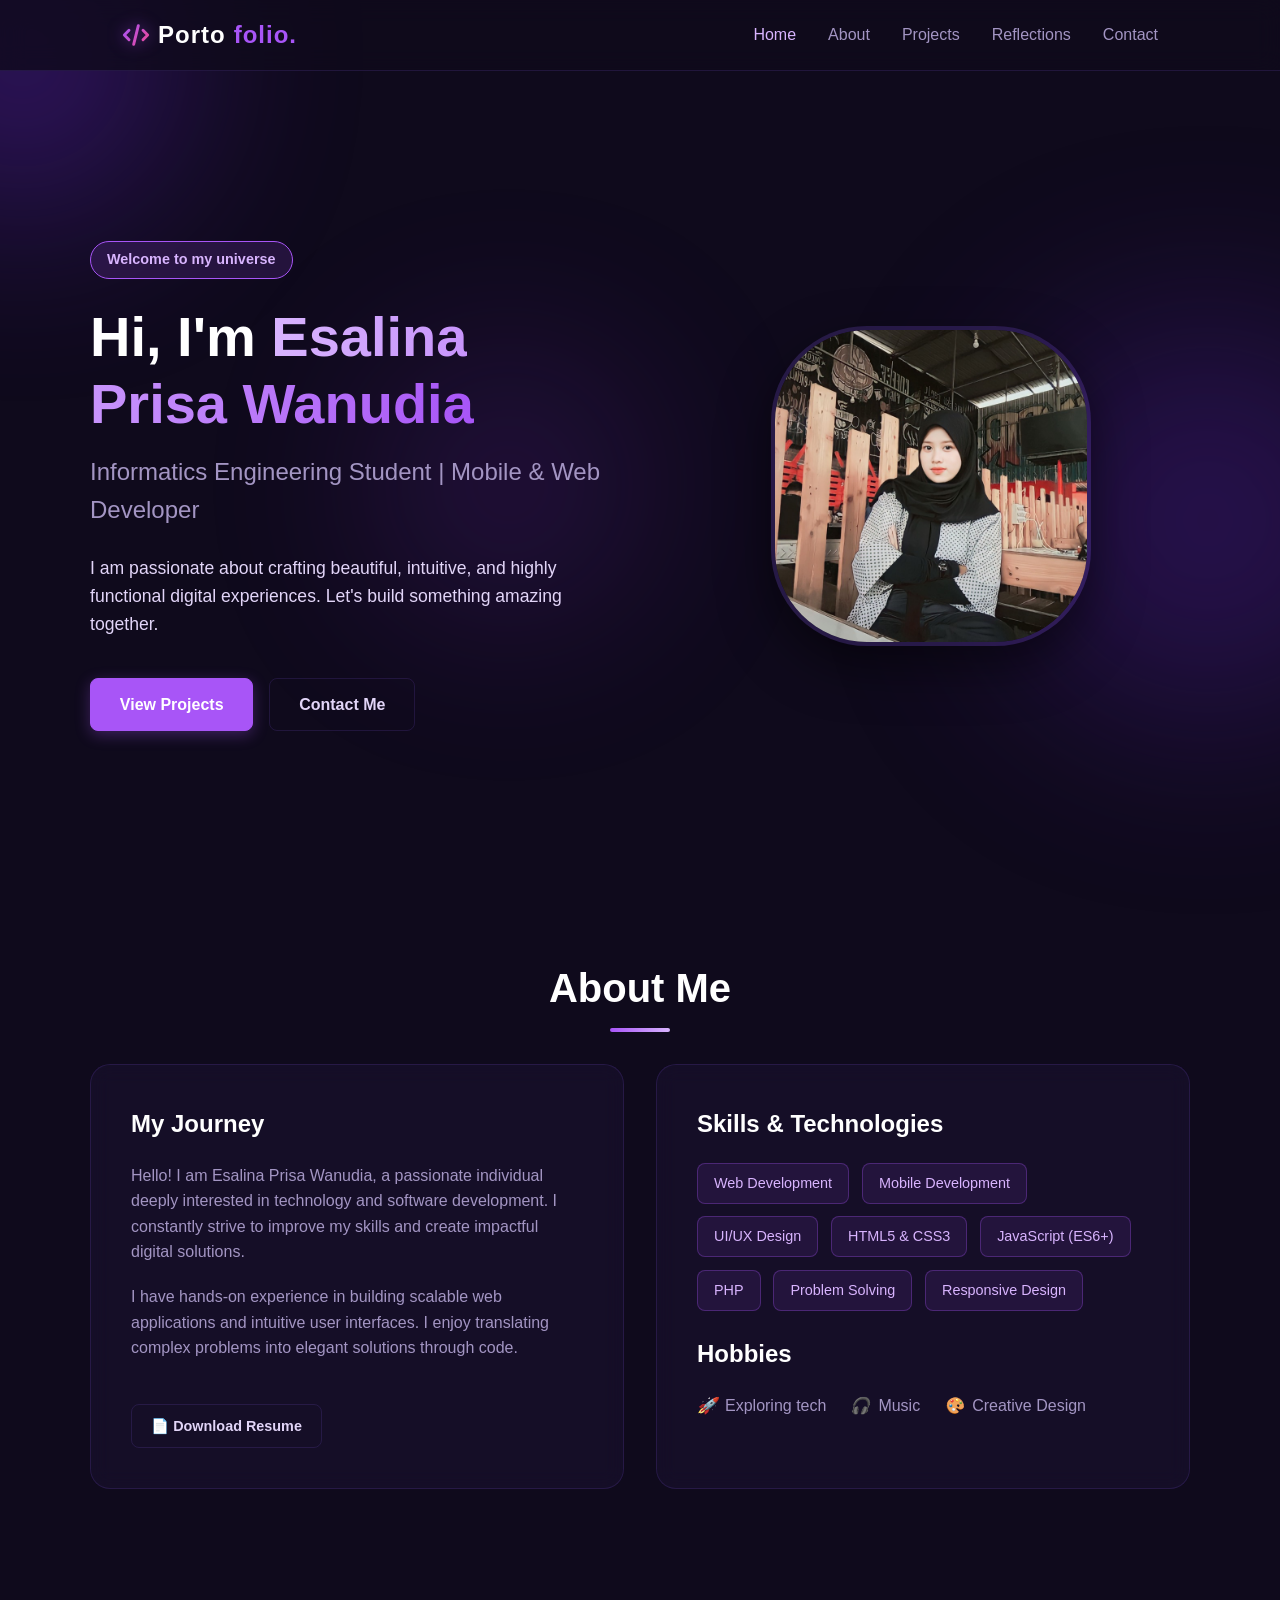
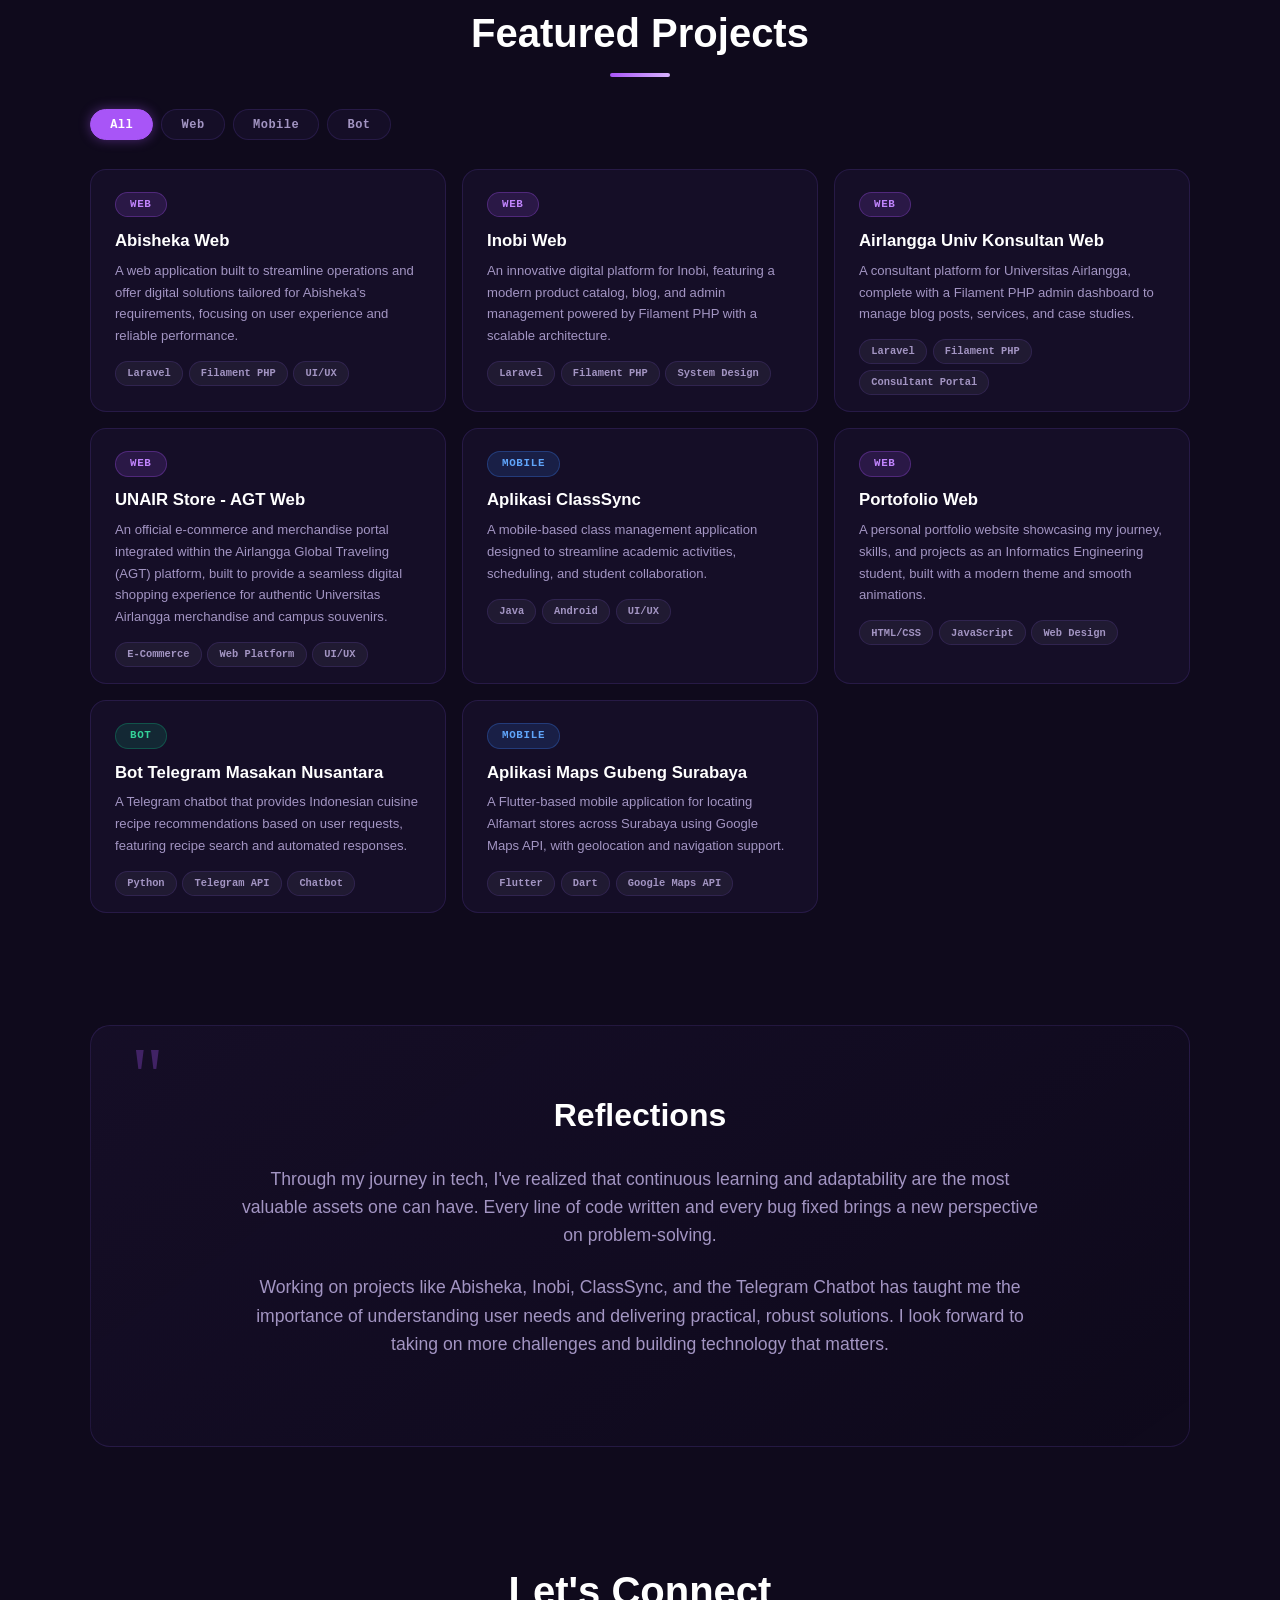
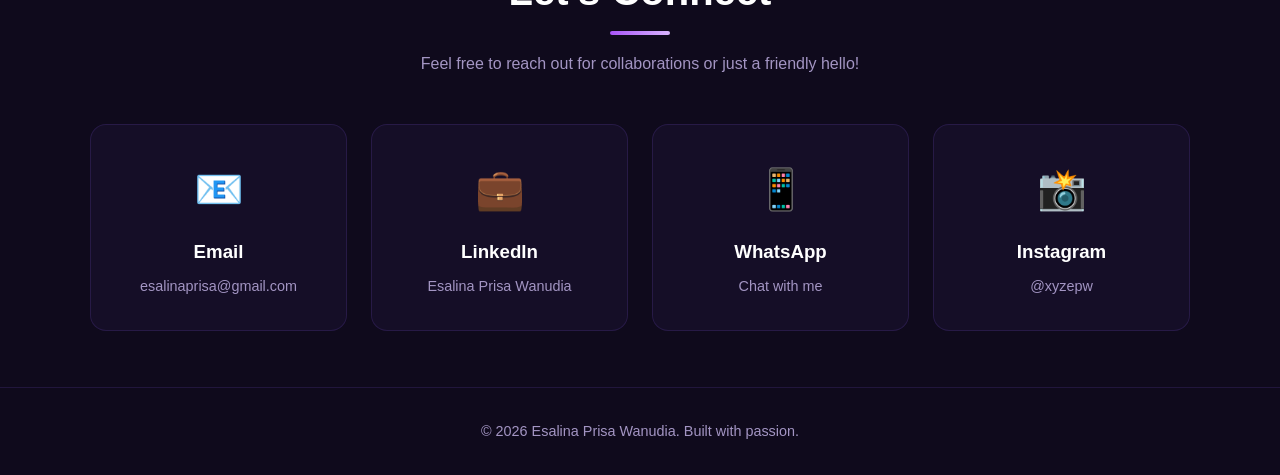
<file: index.html>
<!DOCTYPE html>
<html lang="id">
<head>
    <meta charset="UTF-8">
    <meta name="viewport" content="width=device-width, initial-scale=1.0">
    <title>Esalina Prisa Wanudia - Portfolio</title>
    <link rel="stylesheet" href="style.css">
</head>
<body>
    <!-- Modern glowing background effects -->
    <div class="glow-orb orb-1"></div>
    <div class="glow-orb orb-2"></div>
    <div class="glow-orb orb-3"></div>

    <!-- Navigation -->
    <nav>
        <div class="nav-container">
            <div class="logo">
                <svg class="logo-icon" width="28" height="28" viewBox="0 0 24 24" fill="none" xmlns="http://www.w3.org/2000/svg">
                    <path d="M10 20L14 4" stroke="url(#logo-grad)" stroke-width="2.5" stroke-linecap="round" stroke-linejoin="round"/>
                    <path d="M18 16L22 12L18 8" stroke="url(#logo-grad)" stroke-width="2.5" stroke-linecap="round" stroke-linejoin="round"/>
                    <path d="M6 8L2 12L6 16" stroke="url(#logo-grad)" stroke-width="2.5" stroke-linecap="round" stroke-linejoin="round"/>
                    <defs>
                        <linearGradient id="logo-grad" x1="2" y1="4" x2="22" y2="20" gradientUnits="userSpaceOnUse">
                            <stop stop-color="#a855f7" />
                            <stop offset="1" stop-color="#ec4899" />
                        </linearGradient>
                    </defs>
                </svg>
                Porto<span>folio.</span>
            </div>
            <!-- Mobile Hamburger Toggle -->
            <button class="nav-toggle" id="navToggle" aria-label="Toggle navigation" aria-expanded="false">
                <span></span>
                <span></span>
                <span></span>
            </button>

            <ul class="nav-menu" id="navMenu">
                <li><a href="#home">Home</a></li>
                <li><a href="#about">About</a></li>
                <li><a href="#projects">Projects</a></li>
                <li><a href="#reflections">Reflections</a></li>
                <li><a href="#contact">Contact</a></li>
            </ul>
        </div>
    </nav>
    <div class="nav-overlay" id="navOverlay"></div>

    <!-- Home Section -->
    <section id="home" class="hero">
        <div class="container hero-content">
            <div class="hero-text">
                <span class="badge">Welcome to my universe</span>
                <h1>Hi, I'm <span class="highlight">Esalina Prisa Wanudia</span></h1>
                <p class="subtitle">Informatics Engineering Student | Mobile & Web Developer</p>
                <p class="description">
                    I am passionate about crafting beautiful, intuitive, and highly functional digital experiences. Let's build something amazing together.
                </p>
                <div class="hero-buttons">
                    <a href="#projects" class="btn btn-primary">View Projects</a>
                    <a href="#contact" class="btn btn-outline">Contact Me</a>
                </div>
            </div>
            <div class="hero-image">
                <div class="image-wrapper">
                    <img src="assets/profile.jpg" alt="Esalina Prisa Wanudia" onerror="this.src='https://via.placeholder.com/400x400/8b5cf6/ffffff?text=Esalina+Prisa'">
                </div>
            </div>
        </div>
    </section>

    <!-- About Section -->
    <section id="about">
        <div class="container">
            <div class="section-header">
                <h2>About Me</h2>
                <div class="divider"></div>
            </div>
            
            <div class="about-grid">
                <div class="about-card">
                    <h3>My Journey</h3>
                    <p>Hello! I am Esalina Prisa Wanudia, a passionate individual deeply interested in technology and software development. I constantly strive to improve my skills and create impactful digital solutions.</p>
                    <p>I have hands-on experience in building scalable web applications and intuitive user interfaces. I enjoy translating complex problems into elegant solutions through code.</p>
                    <a href="assets/resume.pdf" target="_blank" class="btn btn-outline btn-sm mt-4">📄 Download Resume</a>
                </div>

                <div class="skills-card">
                    <h3>Skills & Technologies</h3>
                    <div class="skills-list">
                        <span class="skill-tag">Web Development</span>
                        <span class="skill-tag">Mobile Development</span>
                        <span class="skill-tag">UI/UX Design</span>
                        <span class="skill-tag">HTML5 & CSS3</span>
                        <span class="skill-tag">JavaScript (ES6+)</span>
                        <span class="skill-tag">PHP</span>
                        <span class="skill-tag">Problem Solving</span>
                        <span class="skill-tag">Responsive Design</span>
                    </div>

                    <h3 class="mt-4">Hobbies</h3>
                    <div class="hobbies-list">
                        <span class="hobby"><i class="icon">🚀</i> Exploring tech</span>
                        <span class="hobby"><i class="icon">🎧</i> Music</span>
                        <span class="hobby"><i class="icon">🎨</i> Creative Design</span>
                    </div>
                </div>
            </div>
        </div>
    </section>

    <!-- Projects Section -->
    <section id="projects">
        <div class="container">
            <div class="section-header">
                <h2>Featured Projects</h2>
                <div class="divider"></div>
            </div>

            <div class="pf-filter-bar">
                <button class="pf-btn active" onclick="filterProjects('all', this)">All</button>
                <button class="pf-btn" onclick="filterProjects('web', this)">Web</button>
                <button class="pf-btn" onclick="filterProjects('mobile', this)">Mobile</button>
                <button class="pf-btn" onclick="filterProjects('bot', this)">Bot</button>
            </div>

            <div class="projects-grid pf-grid">

                <!-- PROJECT 1: Abisheka Web -->
                <div class="pf-item" data-cat="web">
                    <div class="pf-body">
                        <span class="pf-label type-web">Web</span>
                        <h3 class="pf-name">Abisheka Web</h3>
                        <p class="pf-desc">A web application built to streamline operations and offer digital solutions tailored for Abisheka&apos;s requirements, focusing on user experience and reliable performance.</p>
                        <div class="pf-tags">
                            <span class="ptg">Laravel</span>
                            <span class="ptg">Filament PHP</span>
                            <span class="ptg">UI/UX</span>
                        </div>
                    </div>
                </div>

                <!-- PROJECT 2: Inobi Web -->
                <div class="pf-item" data-cat="web">
                    <div class="pf-body">
                        <span class="pf-label type-web">Web</span>
                        <h3 class="pf-name">Inobi Web</h3>
                        <p class="pf-desc">An innovative digital platform for Inobi, featuring a modern product catalog, blog, and admin management powered by Filament PHP with a scalable architecture.</p>
                        <div class="pf-tags">
                            <span class="ptg">Laravel</span>
                            <span class="ptg">Filament PHP</span>
                            <span class="ptg">System Design</span>
                        </div>
                    </div>
                </div>

                <!-- PROJECT 3: Airlangga Univ Konsultan Web -->
                <div class="pf-item" data-cat="web">
                    <div class="pf-body">
                        <span class="pf-label type-web">Web</span>
                        <h3 class="pf-name">Airlangga Univ Konsultan Web</h3>
                        <p class="pf-desc">A consultant platform for Universitas Airlangga, complete with a Filament PHP admin dashboard to manage blog posts, services, and case studies.</p>
                        <div class="pf-tags">
                            <span class="ptg">Laravel</span>
                            <span class="ptg">Filament PHP</span>
                            <span class="ptg">Consultant Portal</span>
                        </div>
                    </div>
                </div>

                <!-- PROJECT 4: UNAIR Store - AGT Web -->
                <div class="pf-item" data-cat="web">
                    <div class="pf-body">
                        <span class="pf-label type-web">Web</span>
                        <h3 class="pf-name">UNAIR Store - AGT Web</h3>
                        <p class="pf-desc">An official e-commerce and merchandise portal integrated within the Airlangga Global Traveling (AGT) platform, built to provide a seamless digital shopping experience for authentic Universitas Airlangga merchandise and campus souvenirs.</p>
                        <div class="pf-tags">
                            <span class="ptg">E-Commerce</span>
                            <span class="ptg">Web Platform</span>
                            <span class="ptg">UI/UX</span>
                        </div>
                    </div>
                </div>

                <!-- PROJECT 5: Aplikasi ClassSync -->
                <div class="pf-item" data-cat="mobile">
                    <div class="pf-body">
                        <span class="pf-label type-mobile">Mobile</span>
                        <h3 class="pf-name">Aplikasi ClassSync</h3>
                        <p class="pf-desc">A mobile-based class management application designed to streamline academic activities, scheduling, and student collaboration.</p>
                        <div class="pf-tags">
                            <span class="ptg">Java</span>
                            <span class="ptg">Android</span>
                            <span class="ptg">UI/UX</span>
                        </div>
                    </div>
                </div>

                <!-- PROJECT 6: Portofolio Web -->
                <div class="pf-item" data-cat="web">
                    <div class="pf-body">
                        <span class="pf-label type-web">Web</span>
                        <h3 class="pf-name">Portofolio Web</h3>
                        <p class="pf-desc">A personal portfolio website showcasing my journey, skills, and projects as an Informatics Engineering student, built with a modern theme and smooth animations.</p>
                        <div class="pf-tags">
                            <span class="ptg">HTML/CSS</span>
                            <span class="ptg">JavaScript</span>
                            <span class="ptg">Web Design</span>
                        </div>
                    </div>
                </div>

                <!-- PROJECT 7: Bot Telegram Masakan Nusantara -->
                <div class="pf-item" data-cat="bot">
                    <div class="pf-body">
                        <span class="pf-label type-bot">Bot</span>
                        <h3 class="pf-name">Bot Telegram Masakan Nusantara</h3>
                        <p class="pf-desc">A Telegram chatbot that provides Indonesian cuisine recipe recommendations based on user requests, featuring recipe search and automated responses.</p>
                        <div class="pf-tags">
                            <span class="ptg">Python</span>
                            <span class="ptg">Telegram API</span>
                            <span class="ptg">Chatbot</span>
                        </div>
                    </div>
                </div>

                <!-- PROJECT 8: Aplikasi Maps Gubeng Surabaya -->
                <div class="pf-item" data-cat="mobile">
                    <div class="pf-body">
                        <span class="pf-label type-mobile">Mobile</span>
                        <h3 class="pf-name">Aplikasi Maps Gubeng Surabaya</h3>
                        <p class="pf-desc">A Flutter-based mobile application for locating Alfamart stores across Surabaya using Google Maps API, with geolocation and navigation support.</p>
                        <div class="pf-tags">
                            <span class="ptg">Flutter</span>
                            <span class="ptg">Dart</span>
                            <span class="ptg">Google Maps API</span>
                        </div>
                    </div>
                </div>

            </div>
        </div>
    </section>

    <!-- Reflections Section -->
    <section id="reflections">
        <div class="container">
            <div class="reflection-box">
                <div class="quote-mark">"</div>
                <h2>Reflections</h2>
                <p>Through my journey in tech, I've realized that continuous learning and adaptability are the most valuable assets one can have. Every line of code written and every bug fixed brings a new perspective on problem-solving.</p>
                <p>Working on projects like Abisheka, Inobi, ClassSync, and the Telegram Chatbot has taught me the importance of understanding user needs and delivering practical, robust solutions. I look forward to taking on more challenges and building technology that matters.</p>
            </div>
        </div>
    </section>

    <!-- Contact Section -->
    <section id="contact">
        <div class="container">
            <div class="section-header">
                <h2>Let's Connect</h2>
                <div class="divider"></div>
                <p class="contact-subtitle">Feel free to reach out for collaborations or just a friendly hello!</p>
            </div>
            
            <div class="contact-grid">
                <a href="mailto:esalinaprisa@gmail.com" class="contact-card">
                    <div class="contact-icon">📧</div>
                    <h3>Email</h3>
                    <p>esalinaprisa@gmail.com</p>
                </a>
                <a href="https://www.linkedin.com/in/esalina-prisa-0760a327b?utm_source=share_via&utm_content=profile&utm_medium=member_android" class="contact-card" target="_blank">
                    <div class="contact-icon">💼</div>
                    <h3>LinkedIn</h3>
                    <p>Esalina Prisa Wanudia</p>
                </a>
                <a href="https://wa.me/628816276203" class="contact-card" target="_blank">
                    <div class="contact-icon">📱</div>
                    <h3>WhatsApp</h3>
                    <p>Chat with me</p>
                </a>
                <a href="https://www.instagram.com/xyzepw" class="contact-card" target="_blank">
                    <div class="contact-icon">📸</div>
                    <h3>Instagram</h3>
                    <p>@xyzepw</p>
                </a>
            </div>
        </div>
    </section>

    <footer>
        <p>© 2026 Esalina Prisa Wanudia. Built with passion.</p>
    </footer>

    <script src="script.js"></script>
</body>
</html>
</file>
<file: style.css>
/* ========================================
   MODERN PORTFOLIO - DARK PURPLE THEME
   ======================================== */

:root {
    --bg-dark: #0f0a1c;
    --bg-card: rgba(139, 92, 246, 0.05);
    --bg-card-hover: rgba(139, 92, 246, 0.1);
    --text-main: #e2d5f8;
    --text-muted: #a395c3;
    --primary: #a855f7;
    --primary-hover: #c084fc;
    --accent: #d8b4fe;
    --border-color: rgba(139, 92, 246, 0.15);
}

* {
    margin: 0;
    padding: 0;
    box-sizing: border-box;
}

html {
    scroll-behavior: smooth;
}

body {
    font-family: 'Inter', 'Segoe UI', Tahoma, Geneva, Verdana, sans-serif;
    background-color: var(--bg-dark);
    color: var(--text-main);
    overflow-x: hidden;
    line-height: 1.6;
}

/* Background Glowing Orbs */
.glow-orb {
    position: fixed;
    border-radius: 50%;
    filter: blur(100px);
    z-index: -1;
    opacity: 0.4;
    animation: float 10s infinite ease-in-out alternate;
}

.orb-1 { width: 300px; height: 300px; background: #6d28d9; top: -10%; left: -10%; }
.orb-2 { width: 400px; height: 400px; background: #4c1d95; bottom: 20%; right: -10%; animation-delay: -3s; }
.orb-3 { width: 250px; height: 250px; background: #9333ea; top: 40%; left: 30%; opacity: 0.2; animation-delay: -5s; }

@keyframes float {
    0% { transform: translate(0, 0) scale(1); }
    100% { transform: translate(30px, -50px) scale(1.1); }
}

/* ========================================
   NAVIGATION
   ======================================== */
nav {
    position: fixed;
    width: 100%;
    top: 0;
    z-index: 1000;
    background: rgba(15, 10, 28, 0.8);
    backdrop-filter: blur(12px);
    border-bottom: 1px solid var(--border-color);
    padding: 1rem 0;
}

.nav-container {
    max-width: 1100px;
    margin: 0 auto;
    padding: 0 2rem;
    display: flex;
    justify-content: space-between;
    align-items: center;
}

.logo {
    display: flex;
    align-items: center;
    gap: 0.5rem;
    font-size: 1.5rem;
    font-weight: 700;
    color: #fff;
    letter-spacing: 1px;
}

.logo-icon {
    filter: drop-shadow(0 0 8px rgba(168, 85, 247, 0.6));
    animation: pulse-glow 3s infinite alternate;
}

@keyframes pulse-glow {
    0% { filter: drop-shadow(0 0 5px rgba(168, 85, 247, 0.4)); }
    100% { filter: drop-shadow(0 0 15px rgba(236, 72, 153, 0.8)); }
}

.logo span {
    color: var(--primary);
}

nav ul {
    display: flex;
    list-style: none;
    gap: 2rem;
}

nav a {
    color: var(--text-muted);
    text-decoration: none;
    font-weight: 500;
    font-size: 1rem;
    transition: color 0.3s;
}

nav a:hover, nav a.active {
    color: var(--accent);
}

/* Mobile Hamburger Toggle Button */
.nav-toggle {
    display: none;
    flex-direction: column;
    justify-content: space-between;
    width: 28px;
    height: 20px;
    background: transparent;
    border: none;
    cursor: pointer;
    padding: 0;
    z-index: 1002;
}

.nav-toggle span {
    display: block;
    height: 2.5px;
    width: 100%;
    background: #fff;
    border-radius: 4px;
    transition: all 0.3s cubic-bezier(0.4, 0, 0.2, 1);
}

.nav-toggle.open span:nth-child(1) {
    transform: translateY(8.5px) rotate(45deg);
}

.nav-toggle.open span:nth-child(2) {
    opacity: 0;
    transform: scaleX(0);
}

.nav-toggle.open span:nth-child(3) {
    transform: translateY(-8.5px) rotate(-45deg);
}

/* Nav Overlay for Mobile */
.nav-overlay {
    display: none;
}

/* ========================================
   GENERAL LAYOUT (FIXED SPACING)
   ======================================== */
section {
    padding: 3.5rem 2rem; /* Normal spacing instead of 100vh! */
}

.container {
    max-width: 1100px;
    margin: 0 auto;
    width: 100%;
}

.section-header {
    text-align: center;
    margin-bottom: 2rem;
}

.section-header h2 {
    font-size: 2.5rem;
    color: #fff;
    font-weight: 700;
    margin-bottom: 0.5rem;
}

.divider {
    height: 4px;
    width: 60px;
    background: linear-gradient(90deg, var(--primary), var(--accent));
    margin: 0 auto;
    border-radius: 2px;
}

/* ========================================
   HERO SECTION
   ======================================== */
.hero {
    min-height: 100vh; /* Only Hero should be full height */
    display: flex;
    align-items: center;
    padding-top: 8rem;
}

.hero-content {
    display: grid;
    grid-template-columns: 1fr 1fr;
    gap: 4rem;
    align-items: center;
}

.badge {
    display: inline-block;
    padding: 0.4rem 1rem;
    background: rgba(168, 85, 247, 0.15);
    border: 1px solid var(--primary);
    color: var(--accent);
    border-radius: 30px;
    font-size: 0.9rem;
    font-weight: 600;
    margin-bottom: 1.5rem;
}

.hero-text h1 {
    font-size: 3.5rem;
    line-height: 1.2;
    color: #fff;
    margin-bottom: 1rem;
}

.highlight {
    background: linear-gradient(90deg, var(--accent), var(--primary));
    -webkit-background-clip: text;
    -webkit-text-fill-color: transparent;
}

.hero-text .subtitle {
    font-size: 1.5rem;
    color: var(--text-muted);
    margin-bottom: 1.5rem;
}

.hero-text .description {
    font-size: 1.1rem;
    margin-bottom: 2.5rem;
    max-width: 480px;
}

.hero-buttons {
    display: flex;
    gap: 1rem;
}

.btn {
    padding: 0.8rem 1.8rem;
    border-radius: 8px;
    font-weight: 600;
    text-decoration: none;
    transition: all 0.3s ease;
    cursor: pointer;
    display: inline-block;
}

.btn-primary {
    background: var(--primary);
    color: #fff;
    border: 1px solid var(--primary);
    box-shadow: 0 4px 15px rgba(168, 85, 247, 0.3);
}

.btn-primary:hover {
    background: var(--primary-hover);
    transform: translateY(-2px);
}

.btn-outline {
    background: transparent;
    color: var(--text-main);
    border: 1px solid var(--border-color);
}

.btn-outline:hover {
    border-color: var(--primary);
    background: rgba(168, 85, 247, 0.05);
}

.mt-4 { margin-top: 1.5rem; }
.btn-sm { padding: 0.6rem 1.2rem; font-size: 0.9rem; }

.hero-image {
    position: relative;
    display: flex;
    justify-content: center;
}

.image-wrapper {
    width: 320px;
    height: 320px;
    border-radius: 30%;
    overflow: hidden;
    border: 4px solid var(--border-color);
    box-shadow: 0 20px 50px rgba(0,0,0,0.5);
    background: var(--bg-card);
}

.image-wrapper img {
    width: 100%;
    height: 100%;
    object-fit: cover;
}

/* ========================================
   ABOUT SECTION
   ======================================== */
.about-grid {
    display: grid;
    grid-template-columns: 1fr 1fr;
    gap: 2rem;
}

.about-card, .skills-card {
    background: var(--bg-card);
    border: 1px solid var(--border-color);
    border-radius: 20px;
    padding: 2.5rem;
    backdrop-filter: blur(10px);
}

.about-card h3, .skills-card h3 {
    color: #fff;
    font-size: 1.5rem;
    margin-bottom: 1.2rem;
}

.about-card p {
    margin-bottom: 1.2rem;
    color: var(--text-muted);
}

.skills-list {
    display: flex;
    flex-wrap: wrap;
    gap: 0.8rem;
}

.skill-tag {
    background: rgba(168, 85, 247, 0.1);
    border: 1px solid rgba(168, 85, 247, 0.3);
    color: var(--accent);
    padding: 0.5rem 1rem;
    border-radius: 8px;
    font-size: 0.9rem;
    font-weight: 500;
}

.hobbies-list {
    display: flex;
    gap: 1.5rem;
    flex-wrap: wrap;
}

.hobby {
    color: var(--text-muted);
    font-size: 1rem;
    display: flex;
    align-items: center;
    gap: 0.5rem;
}

/* ========================================
   PROJECTS SECTION
   ======================================== */
.projects-grid {
    display: grid;
    grid-template-columns: repeat(auto-fit, minmax(320px, 1fr));
    gap: 2rem;
}

.project-card {
    background: var(--bg-card);
    border: 1px solid var(--border-color);
    border-radius: 20px;
    overflow: hidden;
    transition: all 0.4s ease;
    backdrop-filter: blur(10px);
    display: flex;
    flex-direction: column;
}

.project-card:hover {
    transform: translateY(-8px);
    border-color: var(--primary);
    box-shadow: 0 10px 30px rgba(168, 85, 247, 0.15);
}

.project-image {
    width: 100%;
    height: 220px;
    overflow: hidden;
    border-bottom: 1px solid var(--border-color);
}

.project-image img {
    width: 100%;
    height: 100%;
    object-fit: cover;
    transition: transform 0.5s ease;
}

.project-card:hover .project-image img {
    transform: scale(1.05);
}

.project-content {
    padding: 2rem;
    flex-grow: 1;
    display: flex;
    flex-direction: column;
}

.project-content h3 {
    color: #fff;
    font-size: 1.4rem;
    margin-bottom: 1rem;
}

.project-content p {
    color: var(--text-muted);
    margin-bottom: 1.5rem;
    font-size: 0.95rem;
}

.project-tags {
    display: flex;
    flex-wrap: wrap;
    gap: 0.5rem;
}

.project-tags .tag {
    background: rgba(255, 255, 255, 0.05);
    color: var(--text-main);
    padding: 0.3rem 0.8rem;
    border-radius: 6px;
    font-size: 0.8rem;
    border: 1px solid rgba(255, 255, 255, 0.1);
}

/* ========================================
   REFLECTIONS SECTION
   ======================================== */
.reflection-box {
    background: linear-gradient(145deg, var(--bg-card), rgba(0,0,0,0));
    border: 1px solid var(--border-color);
    border-radius: 20px;
    padding: 4rem;
    text-align: center;
    position: relative;
}

.quote-mark {
    font-size: 5rem;
    color: var(--primary);
    opacity: 0.3;
    font-family: serif;
    position: absolute;
    top: 10px;
    left: 40px;
    line-height: 1;
}

.reflection-box h2 {
    color: #fff;
    margin-bottom: 1.5rem;
    font-size: 2rem;
}

.reflection-box p {
    max-width: 800px;
    margin: 0 auto 1.5rem;
    font-size: 1.1rem;
    color: var(--text-muted);
}

/* ========================================
   CONTACT SECTION
   ======================================== */
.contact-subtitle {
    text-align: center;
    color: var(--text-muted);
    margin-top: 1rem;
}

.contact-grid {
    display: grid;
    grid-template-columns: repeat(auto-fit, minmax(220px, 1fr));
    gap: 1.5rem;
    margin-top: 3rem;
}

.contact-card {
    background: var(--bg-card);
    border: 1px solid var(--border-color);
    padding: 2rem;
    border-radius: 16px;
    text-align: center;
    text-decoration: none;
    color: var(--text-main);
    transition: all 0.3s;
}

.contact-card:hover {
    background: rgba(168, 85, 247, 0.1);
    transform: translateY(-5px);
    border-color: var(--primary);
}

.contact-icon {
    font-size: 2.5rem;
    margin-bottom: 1rem;
}

.contact-card h3 {
    color: #fff;
    margin-bottom: 0.5rem;
}

.contact-card p {
    color: var(--text-muted);
    font-size: 0.9rem;
}

/* ========================================
   FOOTER
   ======================================== */
footer {
    text-align: center;
    padding: 2rem;
    border-top: 1px solid var(--border-color);
    color: var(--text-muted);
    font-size: 0.9rem;
}


/* ========================================
   MODAL / LIGHTBOX (GALLERY)
   ======================================== */
.modal {
    display: none;
    position: fixed;
    z-index: 2000;
    left: 0;
    top: 0;
    width: 100%;
    height: 100%;
    background-color: rgba(15, 10, 28, 0.95);
    backdrop-filter: blur(10px);
    opacity: 0;
    transition: opacity 0.3s ease;
    align-items: center;
    justify-content: center;
}

.modal.show {
    display: flex;
    opacity: 1;
}

.modal-content-wrapper {
    position: relative;
    width: 90%;
    max-width: 900px;
}

.modal-content {
    background: var(--bg-card);
    border: 1px solid var(--border-color);
    border-radius: 20px;
    padding: 2.5rem;
    max-height: 85vh;
    overflow-y: auto;
}

/* Custom scrollbar for modal */
.modal-content::-webkit-scrollbar {
    width: 8px;
}
.modal-content::-webkit-scrollbar-thumb {
    background: var(--primary);
    border-radius: 4px;
}
.modal-content::-webkit-scrollbar-track {
    background: rgba(255, 255, 255, 0.05);
}

.close-modal {
    position: absolute;
    top: -40px;
    right: 0;
    color: var(--text-main);
    font-size: 2.5rem;
    font-weight: bold;
    cursor: pointer;
    transition: color 0.3s;
    line-height: 1;
}

.close-modal:hover {
    color: var(--primary);
}

.gallery-wrapper {
    position: relative;
    display: flex;
    align-items: center;
    width: 100%;
}

.modal-gallery {
    display: flex;
    flex-direction: row;
    gap: 0;
    overflow-x: auto;
    overflow-y: hidden;
    scroll-snap-type: x mandatory;
    scroll-behavior: smooth;
    width: 100%;
    border-radius: 12px;
}

/* Custom horizontal scrollbar */
.modal-gallery::-webkit-scrollbar {
    height: 8px;
}
.modal-gallery::-webkit-scrollbar-thumb {
    background: var(--primary);
    border-radius: 4px;
}
.modal-gallery::-webkit-scrollbar-track {
    background: rgba(255, 255, 255, 0.05);
}

.gallery-item {
    flex: 0 0 100%;
    width: 100%;
    scroll-snap-align: start;
    display: flex;
    flex-direction: column;
    align-items: center;
    justify-content: center;
}

.gallery-item img {
    width: 100%;
    max-height: 60vh;
    object-fit: contain;
    border: none;
    border-radius: 0;
}

.gallery-caption {
    color: #fff;
    margin-top: 1.5rem;
    font-size: 1rem;
    font-weight: 500;
    text-align: center;
    padding: 0 1rem;
    background: rgba(168, 85, 247, 0.2);
    border-radius: 8px;
    display: inline-block;
    padding: 0.5rem 1.5rem;
}

.slider-btn {
    position: absolute;
    top: 50%;
    transform: translateY(-50%);
    background: rgba(15, 10, 28, 0.9);
    color: #fff;
    border: 1px solid var(--primary);
    width: 45px;
    height: 45px;
    border-radius: 50%;
    font-size: 1.5rem;
    cursor: pointer;
    z-index: 10;
    display: flex;
    align-items: center;
    justify-content: center;
    transition: all 0.3s ease;
}

.slider-btn:hover {
    background: var(--primary);
    box-shadow: 0 0 15px rgba(168, 85, 247, 0.5);
}

.slider-btn.prev {
    left: -20px;
}

.slider-btn.next {
    right: -20px;
}

/* Make Project Image suggest clickability */
.project-image {
    position: relative;
    cursor: pointer;
}

.project-image::after {
    content: '🔍 View Overview';
    position: absolute;
    top: 0; 
    left: 0; 
    width: 100%; 
    height: 100%;
    background: rgba(109, 40, 217, 0.7);
    color: #fff;
    display: flex;
    align-items: center;
    justify-content: center;
    font-weight: 600;
    font-size: 1.2rem;
    opacity: 0;
    transition: opacity 0.3s ease;
    pointer-events: none; /* Let clicks pass through */
}

.project-card:hover .project-image::after {
    opacity: 1;
}

/* Minimalist Text-Only Cards */
.project-card.text-only {
    padding: 2.5rem 2rem;
    display: flex;
    flex-direction: column;
}

.project-card.text-only .project-content {
    padding: 0;
}

.pf-type {
    display: inline-block;
    border: 1px solid var(--primary);
    border-radius: 999px;
    padding: 4px 14px;
    font-size: 0.75rem;
    font-family: 'Consolas', monospace;
    font-weight: 600;
    text-transform: uppercase;
    letter-spacing: 0.05em;
    margin-bottom: 1rem;
    width: fit-content;
    color: var(--primary);
    background: rgba(168, 85, 247, 0.1);
}

/* ======================================== */
/* PF (Project Filter) Cards - Tito Style   */
/* ======================================== */
.pf-filter-bar {
    display: flex;
    gap: 0.5rem;
    margin-bottom: 1.8rem;
    flex-wrap: wrap;
}

.pf-btn {
    padding: 0.45rem 1.2rem;
    border-radius: 999px;
    font-size: 0.75rem;
    font-weight: 600;
    font-family: 'Consolas', monospace;
    cursor: pointer;
    background: var(--bg-card);
    border: 1.5px solid var(--border-color);
    color: var(--text-muted);
    transition: all 0.22s;
    letter-spacing: 0.04em;
}

.pf-btn:hover,
.pf-btn.active {
    background: var(--primary);
    border-color: var(--primary);
    color: #fff;
    box-shadow: 0 0 12px rgba(168, 85, 247, 0.4);
}

.pf-grid {
    display: grid;
    grid-template-columns: repeat(auto-fill, minmax(300px, 1fr));
    gap: 1rem;
}

.pf-item {
    background: var(--bg-card);
    border: 1.5px solid var(--border-color);
    border-radius: 16px;
    overflow: hidden;
    transition: all 0.3s cubic-bezier(0.34, 1.56, 0.64, 1);
    cursor: pointer;
    display: flex;
    flex-direction: column;
    position: relative;
}

.pf-item::before {
    content: '';
    position: absolute;
    inset: 0;
    border-radius: 16px;
    background: linear-gradient(135deg, rgba(168, 85, 247, 0.06), transparent);
    opacity: 0;
    transition: opacity 0.3s;
}

.pf-item:hover {
    transform: translateY(-6px);
    border-color: var(--primary);
    box-shadow: 0 8px 30px rgba(168, 85, 247, 0.2);
}

.pf-item:hover::before { opacity: 1; }
.pf-item.hide { display: none; }

.pf-body {
    padding: 1.4rem 1.5rem 1rem;
    flex: 1;
    display: flex;
    flex-direction: column;
    gap: 0.5rem;
}

.pf-label {
    display: inline-block;
    border-radius: 999px;
    padding: 3px 14px;
    font-size: 0.68rem;
    font-family: 'Consolas', monospace;
    font-weight: 700;
    text-transform: uppercase;
    letter-spacing: 0.06em;
    width: fit-content;
    margin-bottom: 0.3rem;
}

.type-web    { background: rgba(168,85,247,0.15); color: #c084fc; border: 1px solid rgba(168,85,247,0.3); }
.type-mobile { background: rgba(59,130,246,0.15); color: #60a5fa; border: 1px solid rgba(59,130,246,0.3); }
.type-bot    { background: rgba(16,185,129,0.15); color: #34d399; border: 1px solid rgba(16,185,129,0.3); }

.pf-name {
    font-size: 1.05rem;
    font-weight: 700;
    color: #fff;
    line-height: 1.3;
    margin: 0;
}

.pf-desc {
    font-size: 0.82rem;
    color: var(--text-muted);
    line-height: 1.65;
    margin: 0;
}

.pf-tags {
    display: flex;
    gap: 0.35rem;
    flex-wrap: wrap;
    margin-top: 0.4rem;
}

.ptg {
    font-size: 0.65rem;
    font-family: 'Consolas', monospace;
    font-weight: 600;
    padding: 0.2rem 0.7rem;
    border-radius: 999px;
    background: rgba(255,255,255,0.05);
    border: 1px solid var(--border-color);
    color: var(--text-muted);
}

.pf-footer {
    padding: 0.75rem 1.5rem;
    border-top: 1px solid var(--border-color);
}

.pf-view-hint {
    font-size: 0.72rem;
    font-family: 'Consolas', monospace;
    color: var(--primary);
    opacity: 0.6;
    transition: opacity 0.2s;
}

.pf-item:hover .pf-view-hint { opacity: 1; }

/* ======================================== */
/* Reflection Cards                         */
/* ======================================== */
.reflection-grid {
    display: grid;
    grid-template-columns: repeat(auto-fill, minmax(280px, 1fr));
    gap: 1.2rem;
    margin-top: 1rem;
}

.reflection-card {
    background: var(--bg-card);
    border: 1.5px solid var(--border-color);
    border-radius: 20px;
    padding: 2rem 1.8rem;
    transition: all 0.3s ease;
    position: relative;
    overflow: hidden;
}

.reflection-card::before {
    content: '';
    position: absolute;
    top: -40px; right: -40px;
    width: 120px; height: 120px;
    border-radius: 50%;
    background: radial-gradient(circle, rgba(168,85,247,0.12), transparent 70%);
    pointer-events: none;
}

.reflection-card:hover {
    transform: translateY(-5px);
    border-color: var(--primary);
    box-shadow: 0 10px 30px rgba(168, 85, 247, 0.15);
}

.reflection-icon {
    font-size: 2rem;
    margin-bottom: 1rem;
}

.reflection-card h3 {
    color: #fff;
    font-size: 1.05rem;
    font-weight: 700;
    margin-bottom: 0.75rem;
}

.reflection-card p {
    color: var(--text-muted);
    font-size: 0.88rem;
    line-height: 1.7;
    margin: 0;
}

/* ========================================
   GLOBAL MOBILE OVERFLOW GUARD
   ======================================== */
html, body {
    max-width: 100%;
    overflow-x: hidden;
}

body.no-scroll {
    overflow: hidden;
}

/* ========================================
   HIDE NETLIFY BADGE / DRAWER (DESKTOP & MOBILE)
   ======================================== */
#netlify-drawer,
netlify-drawer,
[class*="netlify"],
[id*="netlify"],
[data-netlify-deploy-id],
iframe[src*="netlify"],
iframe[title*="Netlify"],
.netlify-badge,
a[href*="netlify.com"][class*="badge"],
div[data-netlify-badge],
div:has(> iframe[src*="netlify"]),
div:has(> netlify-drawer),
div:has(> [class*="netlify"]) {
    display: none !important;
    visibility: hidden !important;
    opacity: 0 !important;
    pointer-events: none !important;
    clip: rect(0, 0, 0, 0) !important;
    position: absolute !important;
    width: 0 !important;
    height: 0 !important;
    margin: 0 !important;
    padding: 0 !important;
    z-index: -9999 !important;
}

/* ========================================
   RESPONSIVE DESIGN (TABLET & MOBILE)
   ======================================== */

/* Tablet & Smaller Laptops (max-width: 968px) */
@media (max-width: 968px) {
    section {
        padding: 4rem 1.5rem;
    }

    .hero {
        padding-top: 7rem;
        min-height: auto;
        padding-bottom: 3.5rem;
    }

    .hero-content {
        grid-template-columns: 1fr;
        gap: 2.5rem;
        text-align: center;
    }

    .hero-image {
        order: -1;
    }

    .image-wrapper {
        width: 220px;
        height: 220px;
        margin: 0 auto;
    }

    .hero-text h1 {
        font-size: clamp(2.2rem, 5vw, 3rem);
    }

    .hero-text .subtitle {
        font-size: 1.15rem;
    }

    .hero-text .description {
        margin: 0 auto 2rem;
        font-size: 1rem;
    }

    .hero-buttons {
        justify-content: center;
        flex-wrap: wrap;
    }

    .about-grid {
        grid-template-columns: 1fr;
        gap: 1.5rem;
    }

    .about-card, .skills-card {
        padding: 2rem 1.75rem;
    }
}

/* Mobile Screens (max-width: 768px) */
@media (max-width: 768px) {
    /* Navbar */
    nav {
        padding: 0.85rem 0;
    }

    .nav-container {
        padding: 0 1.25rem;
    }

    .logo {
        font-size: 1.3rem;
    }

    .nav-toggle {
        display: flex;
    }

    .nav-overlay {
        display: block;
        position: fixed;
        inset: 0;
        background: rgba(0, 0, 0, 0.75);
        backdrop-filter: blur(6px);
        -webkit-backdrop-filter: blur(6px);
        opacity: 0;
        visibility: hidden;
        transition: opacity 0.3s ease, visibility 0.3s ease;
        z-index: 998;
    }

    .nav-overlay.open {
        opacity: 1;
        visibility: visible;
    }

    nav ul {
        position: fixed;
        top: 0;
        right: -100%;
        width: 80%;
        max-width: 300px;
        height: 100vh;
        background: rgba(15, 10, 28, 0.98);
        backdrop-filter: blur(25px);
        -webkit-backdrop-filter: blur(25px);
        border-left: 1px solid var(--border-color);
        box-shadow: -15px 0 35px rgba(0, 0, 0, 0.6);
        flex-direction: column;
        justify-content: center;
        align-items: center;
        gap: 1.5rem;
        padding: 2.5rem 1.5rem;
        transition: right 0.35s cubic-bezier(0.4, 0, 0.2, 1);
        z-index: 1001;
    }

    nav ul.open {
        right: 0;
    }

    nav ul li {
        width: 100%;
        text-align: center;
    }

    nav ul a {
        font-size: 1.15rem;
        font-weight: 600;
        display: block;
        padding: 0.65rem 1.25rem;
        border-radius: 12px;
        transition: all 0.2s ease;
        outline: none;
        -webkit-tap-highlight-color: transparent;
        border: 1px solid transparent;
    }

    @media (hover: hover) {
        nav ul a:hover {
            color: #fff;
            background: rgba(168, 85, 247, 0.12);
        }
    }

    /* Only the truly active section gets the highlighted purple pill */
    nav ul a.active {
        color: #fff !important;
        background: rgba(168, 85, 247, 0.22) !important;
        border: 1px solid rgba(168, 85, 247, 0.45) !important;
        box-shadow: 0 0 15px rgba(168, 85, 247, 0.25);
    }

    /* Sections */
    section {
        padding: 3.5rem 1.25rem;
    }

    .section-header {
        margin-bottom: 2rem;
    }

    .section-header h2 {
        font-size: 1.95rem;
    }

    /* Hero */
    .hero {
        padding-top: 5.5rem;
        padding-bottom: 2.5rem;
    }

    .image-wrapper {
        width: 190px;
        height: 190px;
        border-radius: 28%;
    }

    .badge {
        font-size: 0.8rem;
        padding: 0.35rem 0.85rem;
        margin-bottom: 1rem;
    }

    .hero-text h1 {
        font-size: clamp(1.8rem, 6.5vw, 2.3rem);
        line-height: 1.25;
    }

    .hero-text .subtitle {
        font-size: 0.95rem;
        line-height: 1.5;
        margin-bottom: 1rem;
    }

    .hero-text .description {
        font-size: 0.92rem;
        line-height: 1.6;
        margin-bottom: 1.75rem;
    }

    .hero-buttons {
        gap: 0.75rem;
        width: 100%;
    }

    .hero-buttons .btn {
        flex: 1 1 130px;
        padding: 0.75rem 1rem;
        font-size: 0.92rem;
        text-align: center;
    }

    /* About */
    .about-card, .skills-card {
        padding: 1.5rem 1.25rem;
        border-radius: 16px;
    }

    .about-card h3, .skills-card h3 {
        font-size: 1.25rem;
        margin-bottom: 1rem;
    }

    .about-card p {
        font-size: 0.9rem;
        line-height: 1.65;
    }

    .skills-list {
        gap: 0.5rem;
    }

    .skill-tag {
        padding: 0.4rem 0.75rem;
        font-size: 0.8rem;
    }

    .hobbies-list {
        gap: 0.75rem;
    }

    .hobby {
        font-size: 0.88rem;
    }

    /* Projects Filter & Grid */
    .pf-filter-bar {
        display: flex;
        gap: 0.4rem;
        justify-content: center;
        flex-wrap: wrap;
        margin-bottom: 1.5rem;
    }

    .pf-btn {
        padding: 0.4rem 0.9rem;
        font-size: 0.72rem;
    }

    .pf-grid {
        grid-template-columns: 1fr;
        gap: 1rem;
    }

    .pf-item {
        border-radius: 14px;
    }

    .pf-body {
        padding: 1.25rem;
    }

    .pf-name {
        font-size: 1.05rem;
    }

    .pf-desc {
        font-size: 0.82rem;
        line-height: 1.6;
    }

    .pf-tags {
        gap: 0.35rem;
    }

    .ptg {
        font-size: 0.65rem;
        padding: 0.18rem 0.55rem;
    }

    /* Reflections */
    .reflection-box {
        padding: 2.2rem 1.25rem 1.75rem;
        border-radius: 16px;
    }

    .quote-mark {
        font-size: 3.5rem;
        top: 5px;
        left: 20px;
        opacity: 0.2;
    }

    .reflection-box h2 {
        font-size: 1.6rem;
        margin-bottom: 1rem;
    }

    .reflection-box p {
        font-size: 0.9rem;
        line-height: 1.65;
        margin-bottom: 1rem;
    }

    /* Contact Grid - Neatly formatted */
    .contact-subtitle {
        font-size: 0.9rem;
        padding: 0 0.5rem;
    }

    .contact-grid {
        grid-template-columns: 1fr;
        gap: 0.85rem;
        margin-top: 1.75rem;
    }

    .contact-card {
        padding: 1.25rem;
        border-radius: 14px;
        display: flex;
        align-items: center;
        text-align: left;
        gap: 1.2rem;
    }

    .contact-icon {
        font-size: 2rem;
        margin-bottom: 0;
        flex-shrink: 0;
    }

    .contact-card h3 {
        font-size: 1rem;
        margin-bottom: 0.2rem;
    }

    .contact-card p {
        font-size: 0.82rem;
        word-break: break-all;
    }

    footer {
        padding: 1.75rem 1rem;
        font-size: 0.82rem;
    }
}

/* Very Small Mobile (max-width: 380px) */
@media (max-width: 380px) {
    section {
        padding: 3rem 1rem;
    }

    .hero-text h1 {
        font-size: 1.65rem;
    }

    .hero-buttons {
        flex-direction: column;
    }

    .hero-buttons .btn {
        width: 100%;
    }

    .image-wrapper {
        width: 160px;
        height: 160px;
    }
}
</file>
